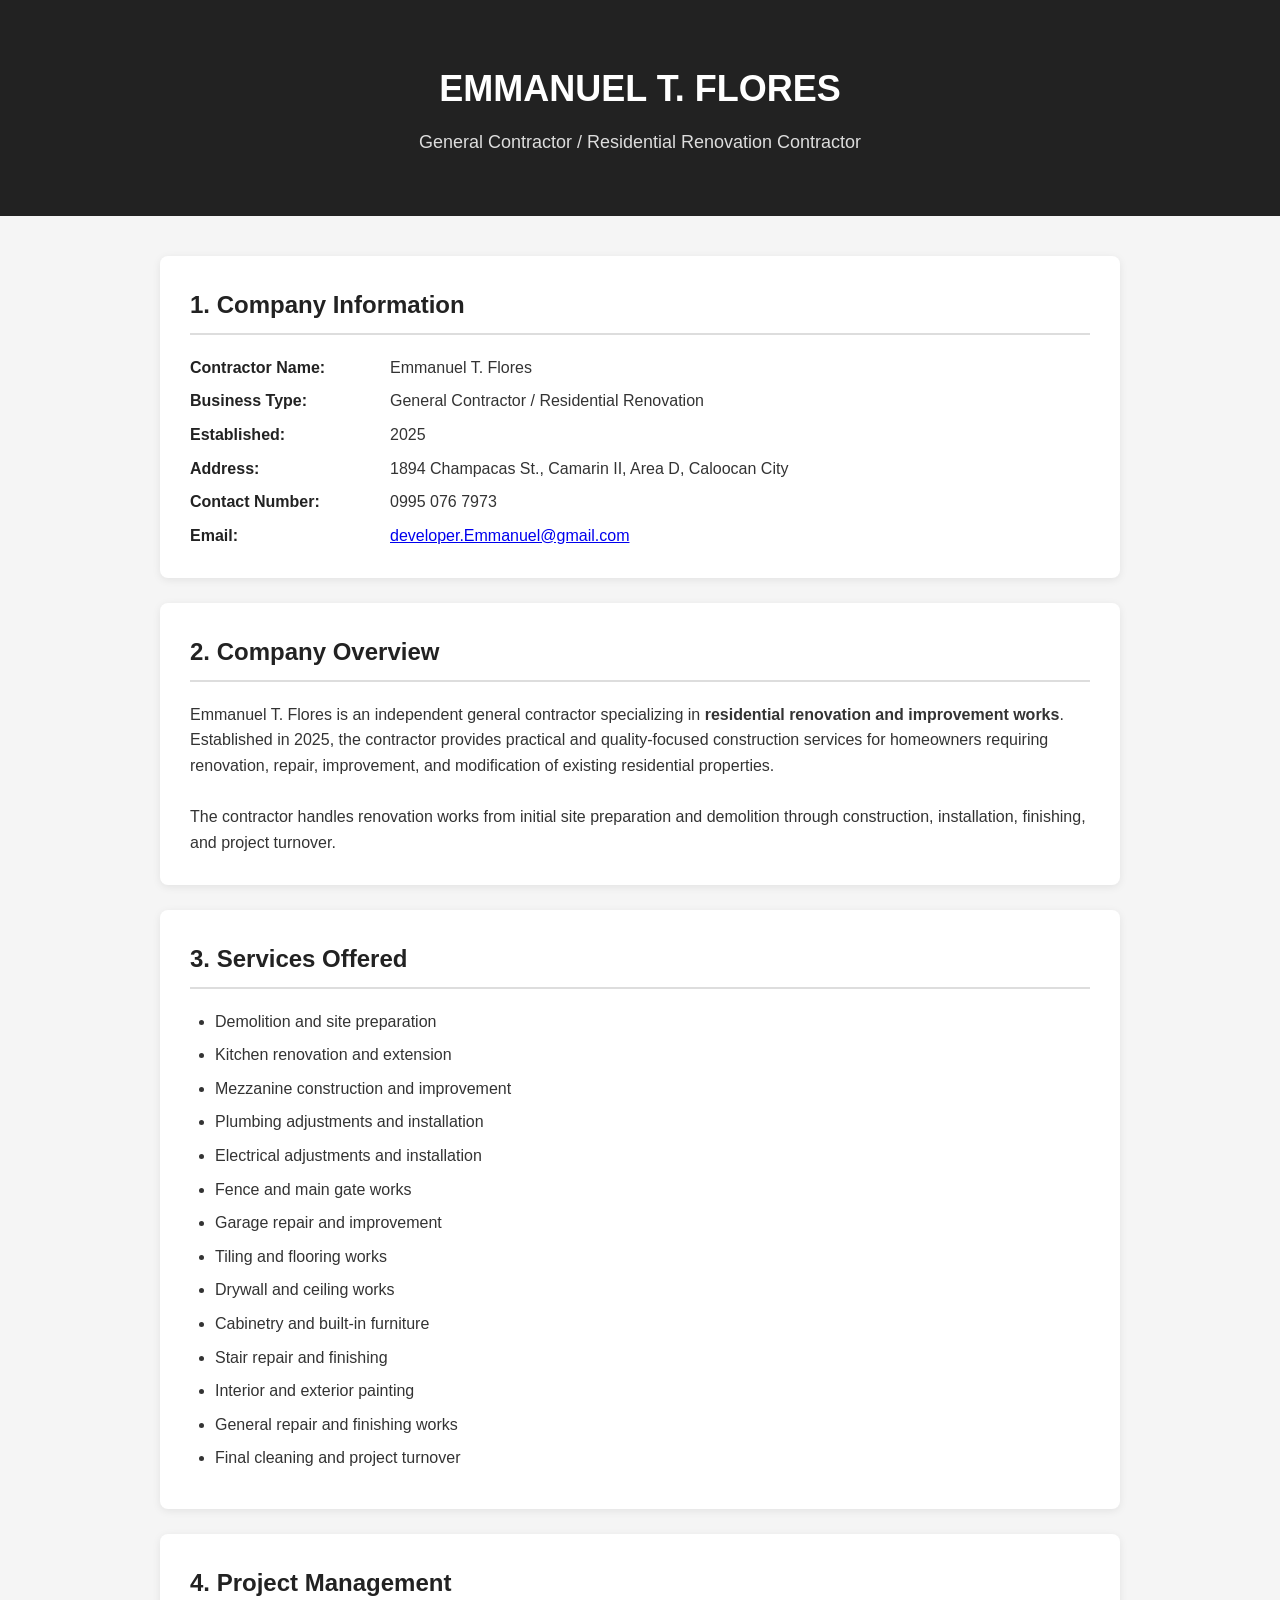
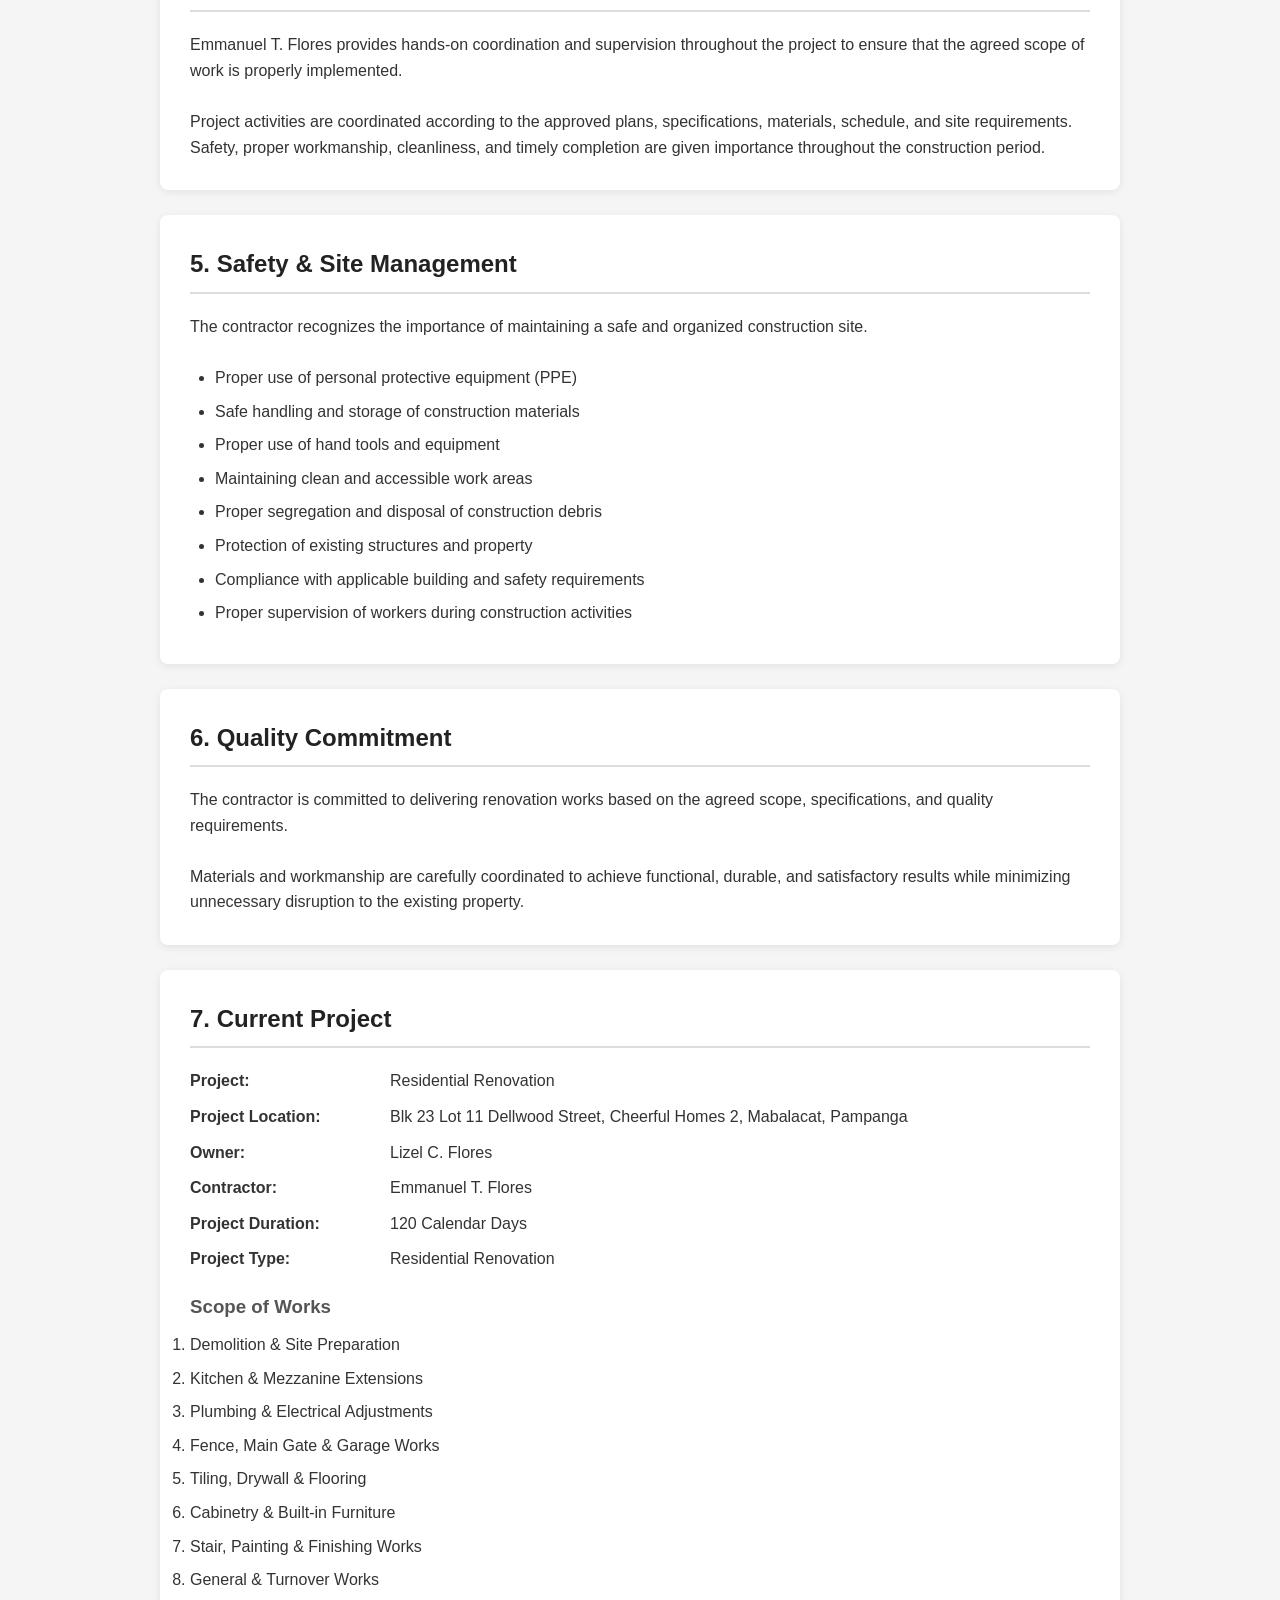
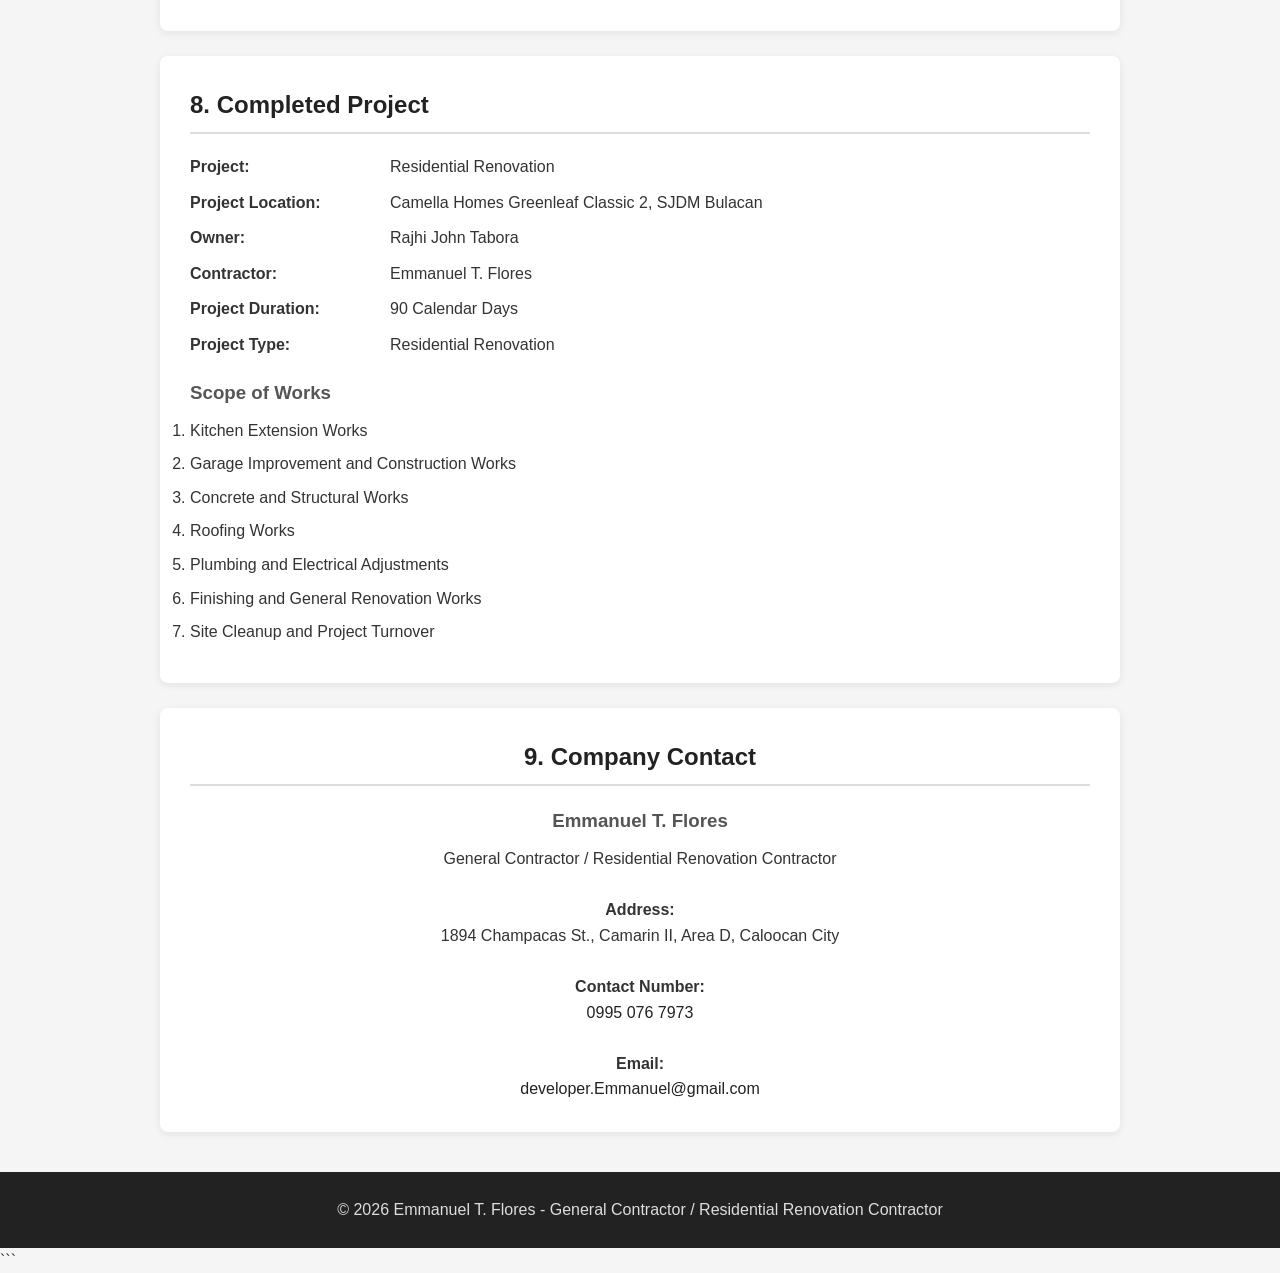
<file: index.html>
<!DOCTYPE html>
<html lang="en">
<head>
    <meta charset="UTF-8">
    <meta name="viewport" content="width=device-width, initial-scale=1.0">

    <title>Emmanuel T. Flores | General Contractor</title>

    <style>
        * {
            box-sizing: border-box;
            margin: 0;
            padding: 0;
        }

        body {
            font-family: Arial, Helvetica, sans-serif;
            background: #f5f5f5;
            color: #333;
            line-height: 1.6;
        }

        header {
            background: #222;
            color: white;
            text-align: center;
            padding: 60px 20px;
        }

        header h1 {
            font-size: 36px;
            margin-bottom: 10px;
        }

        header p {
            font-size: 18px;
            color: #ddd;
        }

        .container {
            max-width: 1000px;
            margin: 40px auto;
            padding: 0 20px;
        }

        section {
            background: white;
            padding: 30px;
            margin-bottom: 25px;
            border-radius: 8px;
            box-shadow: 0 2px 8px rgba(0,0,0,0.08);
        }

        h2 {
            font-size: 24px;
            margin-bottom: 20px;
            color: #222;
            border-bottom: 2px solid #ddd;
            padding-bottom: 8px;
        }

        h3 {
            margin-bottom: 10px;
            color: #555;
        }

        .company-info {
            display: grid;
            grid-template-columns: 180px 1fr;
            gap: 8px 20px;
        }

        .company-info strong {
            color: #222;
        }

        ul {
            padding-left: 25px;
        }

        li {
            margin-bottom: 8px;
        }

        .project-info {
            display: grid;
            grid-template-columns: 180px 1fr;
            gap: 10px 20px;
            margin-bottom: 20px;
        }

        .contact {
            text-align: center;
        }

        .contact a {
            color: #222;
            text-decoration: none;
        }

        .contact a:hover {
            text-decoration: underline;
        }

        footer {
            background: #222;
            color: #ddd;
            text-align: center;
            padding: 25px 20px;
            margin-top: 40px;
        }

        @media (max-width: 600px) {
            header h1 {
                font-size: 28px;
            }

            .company-info,
            .project-info {
                grid-template-columns: 1fr;
                gap: 3px;
            }

            section {
                padding: 22px;
            }
        }
    </style>
</head>

<body>

<header>
    <h1>EMMANUEL T. FLORES</h1>
    <p>General Contractor / Residential Renovation Contractor</p>
</header>

<div class="container">

    <!-- Company Information -->
    <section>
        <h2>1. Company Information</h2>

        <div class="company-info">
            <strong>Contractor Name:</strong>
            <span>Emmanuel T. Flores</span>

            <strong>Business Type:</strong>
            <span>General Contractor / Residential Renovation</span>

            <strong>Established:</strong>
            <span>2025</span>

            <strong>Address:</strong>
            <span>1894 Champacas St., Camarin II, Area D, Caloocan City</span>

            <strong>Contact Number:</strong>
            <span>0995 076 7973</span>

            <strong>Email:</strong>
            <span>
                <a href="mailto:developer.Emmanuel@gmail.com">
                    developer.Emmanuel@gmail.com
                </a>
            </span>
        </div>
    </section>

    <!-- Company Overview -->
    <section>
        <h2>2. Company Overview</h2>

        <p>
            Emmanuel T. Flores is an independent general contractor
            specializing in <strong>residential renovation and improvement works</strong>.
            Established in 2025, the contractor provides practical and
            quality-focused construction services for homeowners requiring
            renovation, repair, improvement, and modification of existing
            residential properties.
        </p>

        <br>

        <p>
            The contractor handles renovation works from initial site
            preparation and demolition through construction, installation,
            finishing, and project turnover.
        </p>
    </section>

    <!-- Services -->
    <section>
        <h2>3. Services Offered</h2>

        <ul>
            <li>Demolition and site preparation</li>
            <li>Kitchen renovation and extension</li>
            <li>Mezzanine construction and improvement</li>
            <li>Plumbing adjustments and installation</li>
            <li>Electrical adjustments and installation</li>
            <li>Fence and main gate works</li>
            <li>Garage repair and improvement</li>
            <li>Tiling and flooring works</li>
            <li>Drywall and ceiling works</li>
            <li>Cabinetry and built-in furniture</li>
            <li>Stair repair and finishing</li>
            <li>Interior and exterior painting</li>
            <li>General repair and finishing works</li>
            <li>Final cleaning and project turnover</li>
        </ul>
    </section>

    <!-- Project Management -->
    <section>
        <h2>4. Project Management</h2>

        <p>
            Emmanuel T. Flores provides hands-on coordination and supervision
            throughout the project to ensure that the agreed scope of work
            is properly implemented.
        </p>

        <br>

        <p>
            Project activities are coordinated according to the approved plans,
            specifications, materials, schedule, and site requirements.
            Safety, proper workmanship, cleanliness, and timely completion
            are given importance throughout the construction period.
        </p>
    </section>

    <!-- Safety -->
    <section>
        <h2>5. Safety &amp; Site Management</h2>

        <p>
            The contractor recognizes the importance of maintaining a safe
            and organized construction site.
        </p>

        <br>

        <ul>
            <li>Proper use of personal protective equipment (PPE)</li>
            <li>Safe handling and storage of construction materials</li>
            <li>Proper use of hand tools and equipment</li>
            <li>Maintaining clean and accessible work areas</li>
            <li>Proper segregation and disposal of construction debris</li>
            <li>Protection of existing structures and property</li>
            <li>Compliance with applicable building and safety requirements</li>
            <li>Proper supervision of workers during construction activities</li>
        </ul>
    </section>

    <!-- Quality -->
    <section>
        <h2>6. Quality Commitment</h2>

        <p>
            The contractor is committed to delivering renovation works based
            on the agreed scope, specifications, and quality requirements.
        </p>

        <br>

        <p>
            Materials and workmanship are carefully coordinated to achieve
            functional, durable, and satisfactory results while minimizing
            unnecessary disruption to the existing property.
        </p>
    </section>

    <!-- Current Project -->
    <section>
        <h2>7. Current Project</h2>

        <div class="project-info">

            <strong>Project:</strong>
            <span>Residential Renovation</span>

            <strong>Project Location:</strong>
            <span>
                Blk 23 Lot 11 Dellwood Street,
                Cheerful Homes 2, Mabalacat, Pampanga
            </span>

            <strong>Owner:</strong>
            <span>Lizel C. Flores</span>

            <strong>Contractor:</strong>
            <span>Emmanuel T. Flores</span>

            <strong>Project Duration:</strong>
            <span>120 Calendar Days</span>

            <strong>Project Type:</strong>
            <span>
                Residential Renovation
            </span>

        </div>

        <h3>Scope of Works</h3>

        <ol>
            <li>Demolition &amp; Site Preparation</li>
            <li>Kitchen &amp; Mezzanine Extensions</li>
            <li>Plumbing &amp; Electrical Adjustments</li>
            <li>Fence, Main Gate &amp; Garage Works</li>
            <li>Tiling, Drywall &amp; Flooring</li>
            <li>Cabinetry &amp; Built-in Furniture</li>
            <li>Stair, Painting &amp; Finishing Works</li>
            <li>General &amp; Turnover Works</li>
        </ol>
    </section>

      <!-- Current Project -->
    <section>
        <h2>8. Completed Project</h2>

        <div class="project-info">

            <strong>Project:</strong>
            <span>Residential Renovation</span>

            <strong>Project Location:</strong>
            <span>
                Camella Homes Greenleaf Classic 2, SJDM Bulacan
            </span>

            <strong>Owner:</strong>
            <span>Rajhi John Tabora</span>

            <strong>Contractor:</strong>
            <span>Emmanuel T. Flores</span>

            <strong>Project Duration:</strong>
            <span>90 Calendar Days</span>

            <strong>Project Type:</strong>
            <span>
                Residential Renovation
            </span>

        </div>

        <h3>Scope of Works</h3>

        <ol>
         <li>Kitchen Extension Works</li>
        <li>Garage Improvement and Construction Works</li>
        <li>Concrete and Structural Works</li>
        <li>Roofing Works</li>
        <li>Plumbing and Electrical Adjustments</li>
        <li>Finishing and General Renovation Works</li>
        <li>Site Cleanup and Project Turnover</li>
        </ol>
    </section>


    <!-- Contact -->
    <section class="contact">
        <h2>9. Company Contact</h2>

        <h3>Emmanuel T. Flores</h3>

        <p>General Contractor / Residential Renovation Contractor</p>

        <br>

        <p>
            <strong>Address:</strong><br>
            1894 Champacas St., Camarin II, Area D, Caloocan City
        </p>

        <br>

        <p>
            <strong>Contact Number:</strong><br>
            <a href="tel:09950767973">
                0995 076 7973
            </a>
        </p>

        <br>

        <p>
            <strong>Email:</strong><br>
            <a href="mailto:developer.Emmanuel@gmail.com">
                developer.Emmanuel@gmail.com
            </a>
        </p>
    </section>

</div>

<footer>
    <p>
        &copy; 2026 Emmanuel T. Flores -
        General Contractor / Residential Renovation Contractor
    </p>
</footer>

</body>
</html>
```
</file>
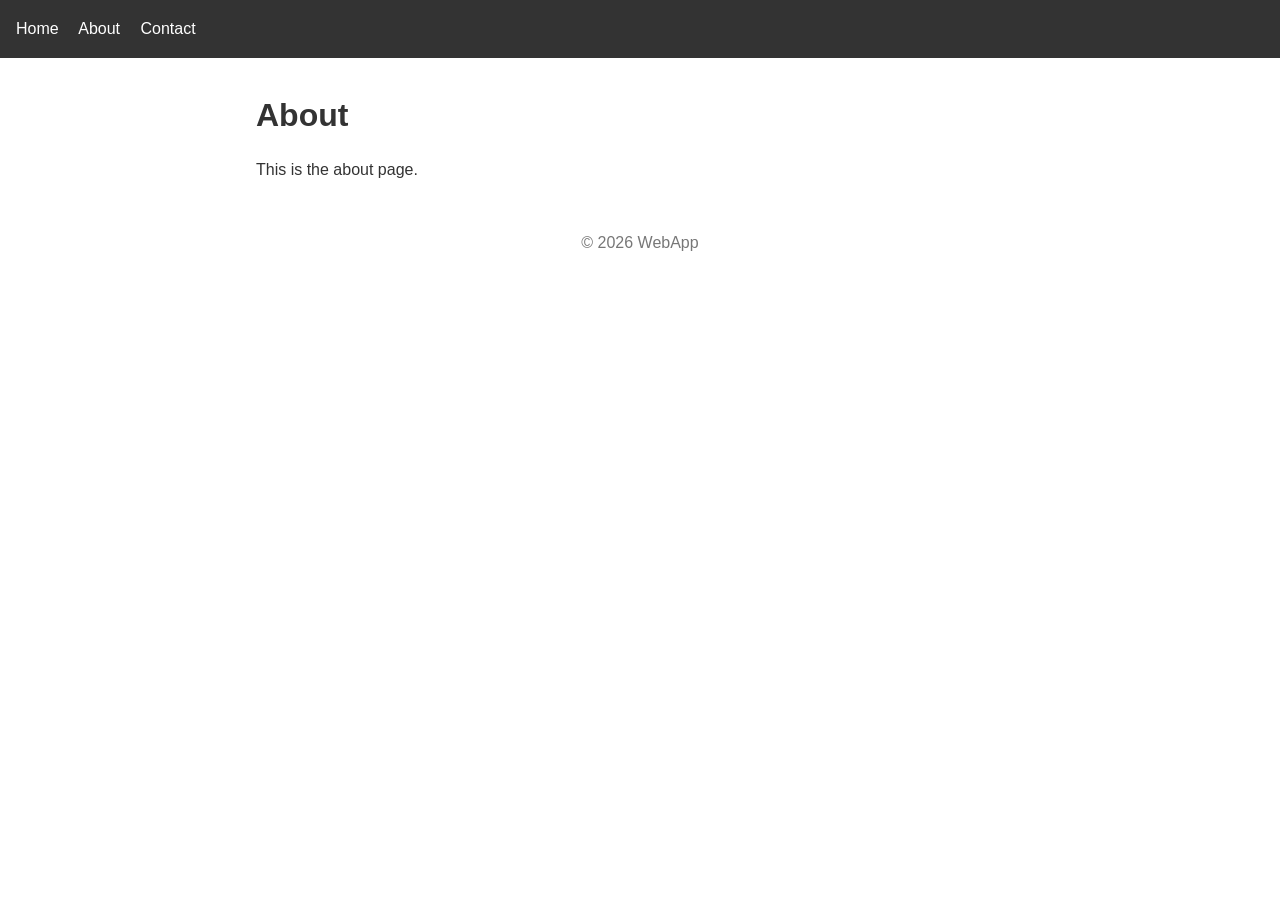
<file: about.html>
<!DOCTYPE html>
<html lang="en">
<head>
  <meta charset="UTF-8">
  <meta name="viewport" content="width=device-width, initial-scale=1.0">
  <title>About</title>
  <link rel="stylesheet" href="assets/css/style.css">
</head>
<body>
  <nav>
    <a href="index.html">Home</a>
    <a href="about.html">About</a>
    <a href="contact.html">Contact</a>
  </nav>
  <main>
    <h1>About</h1>
    <p>This is the about page.</p>
  </main>
  <footer>&copy; 2026 WebApp</footer>
  <script src="assets/js/main.js"></script>
</body>
</html>
</file>
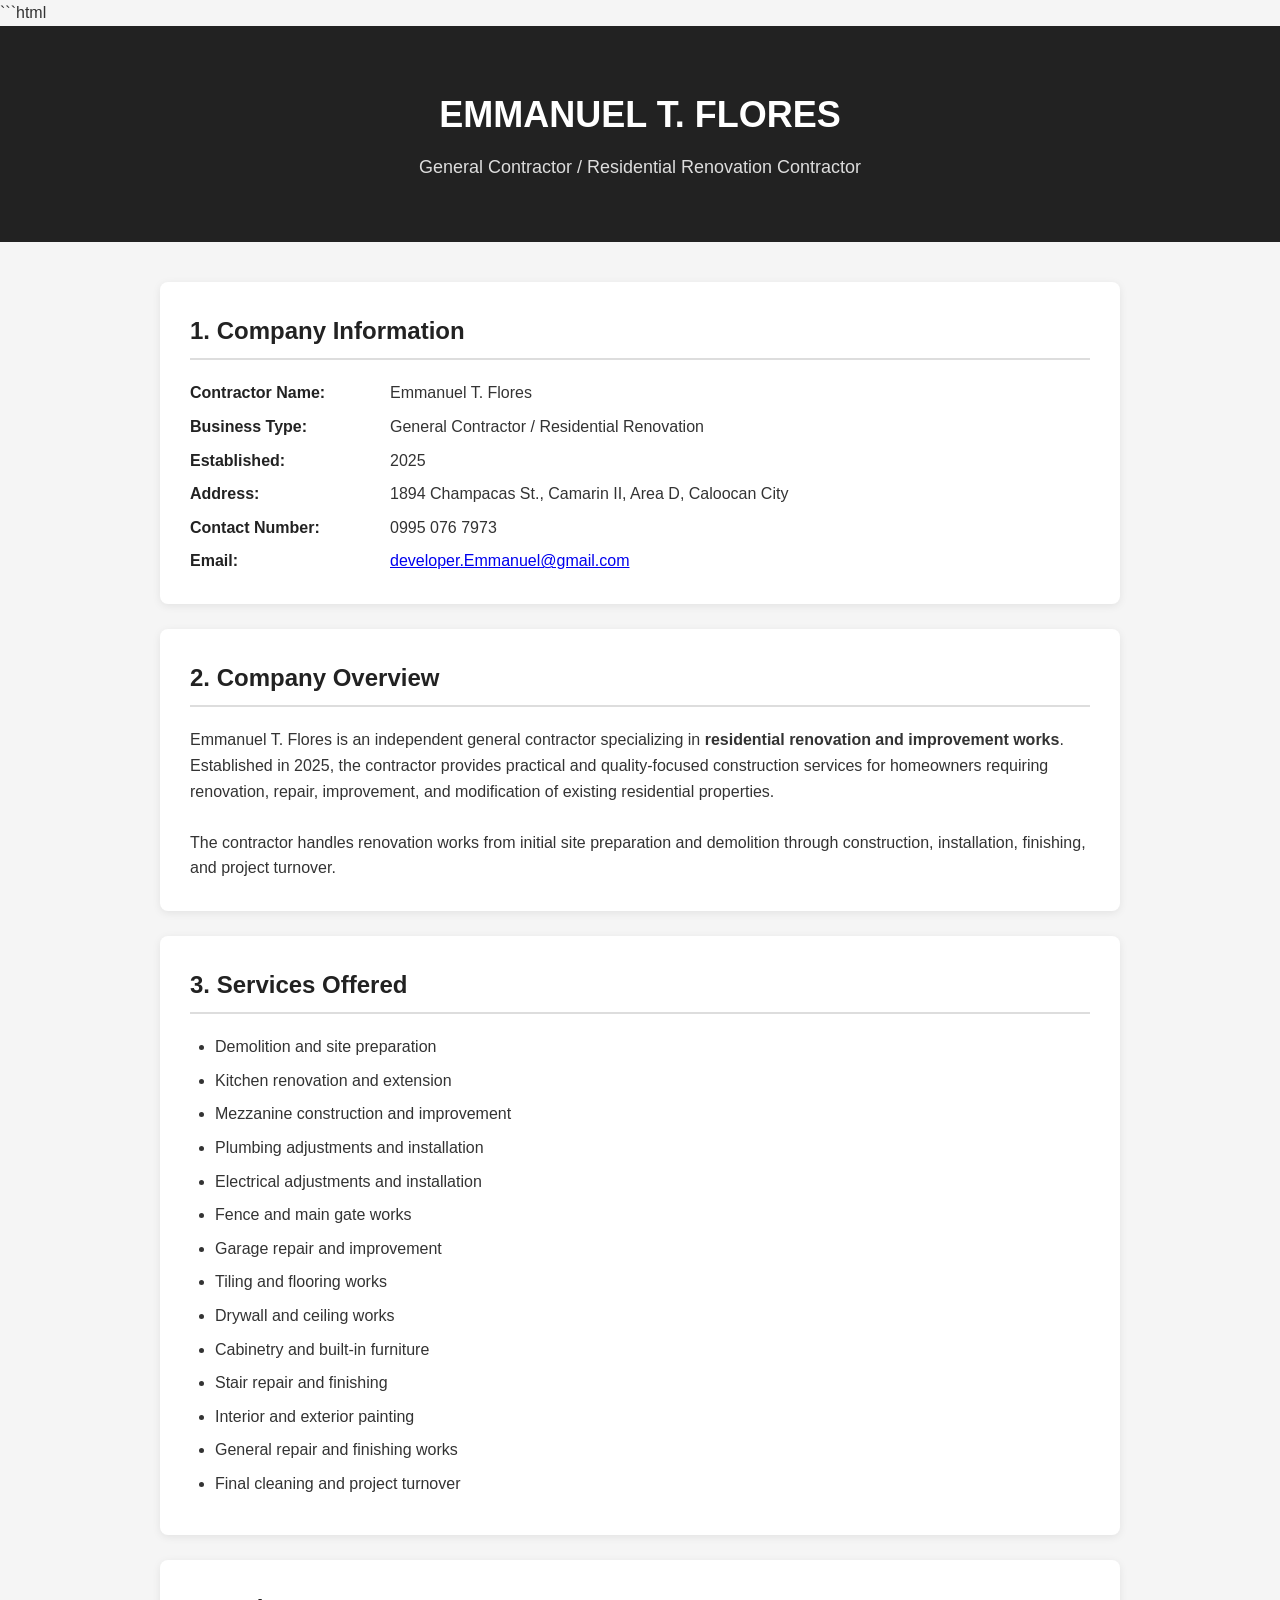
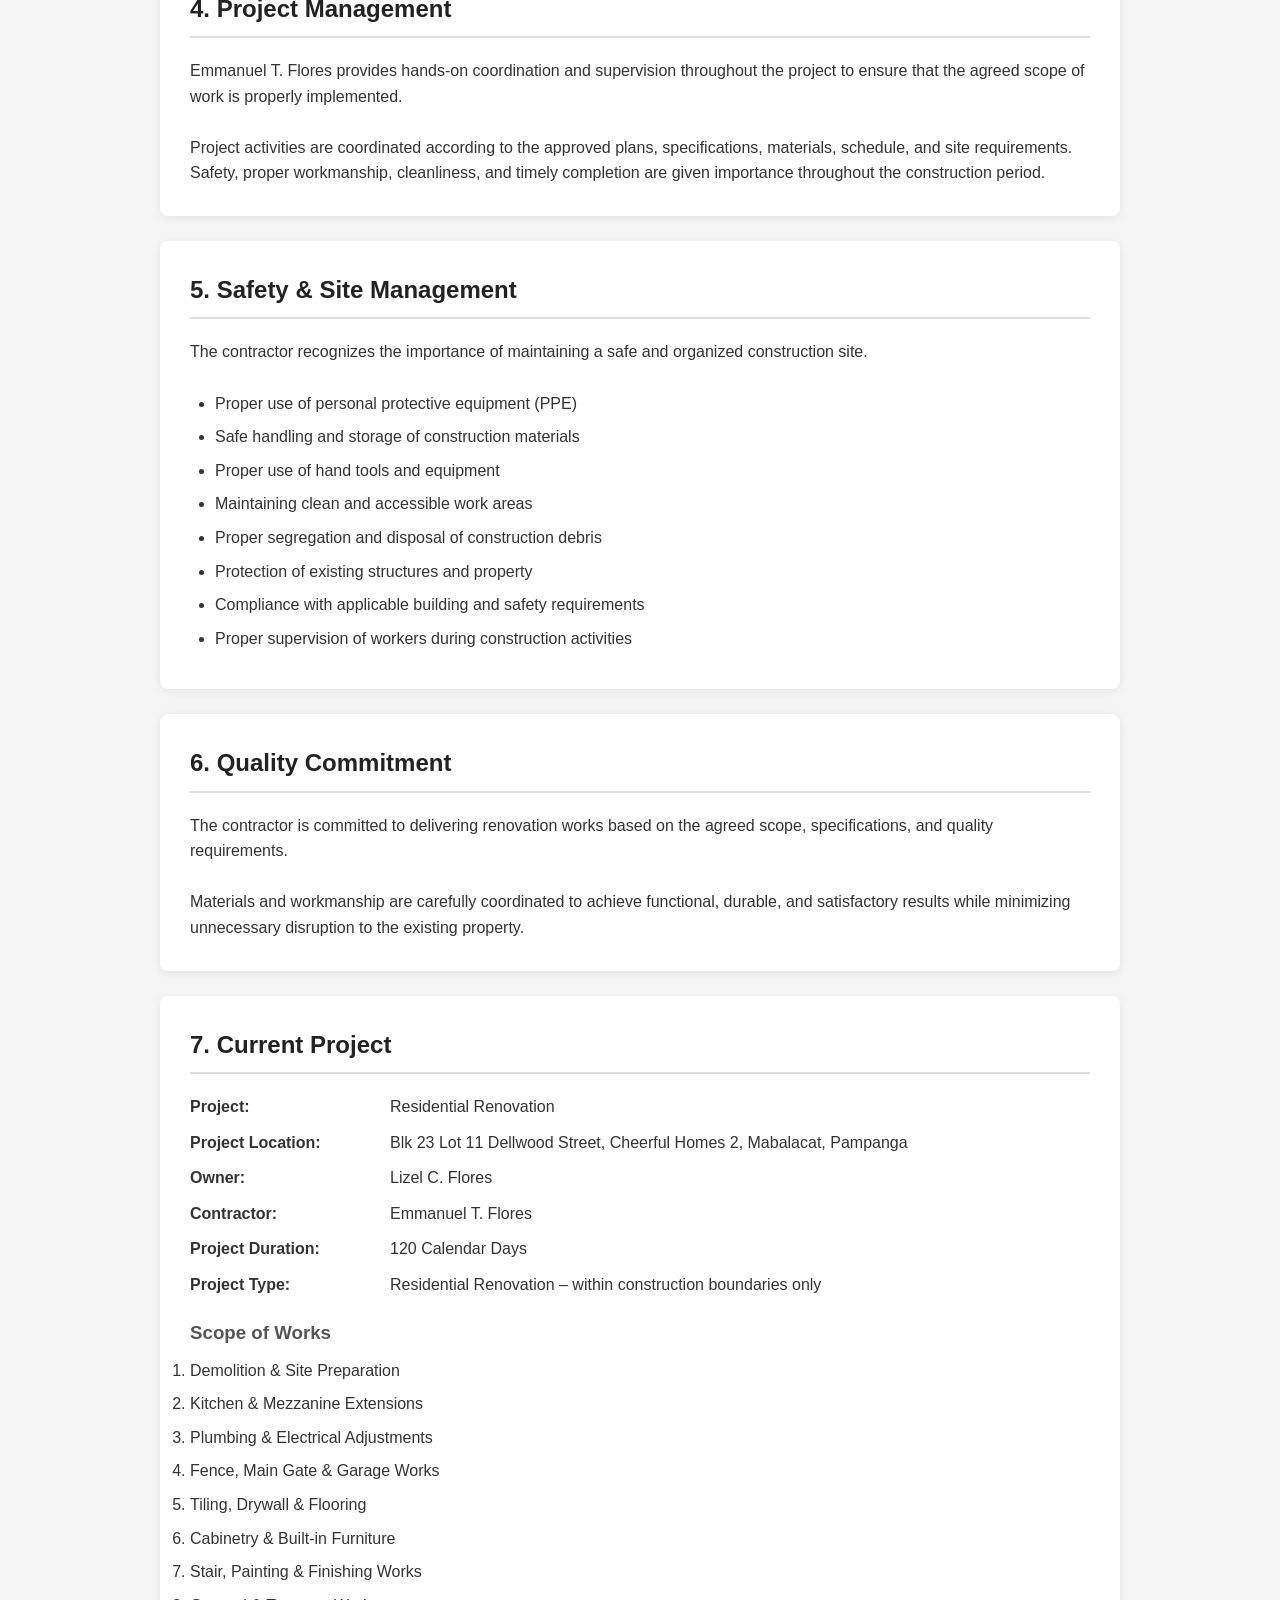
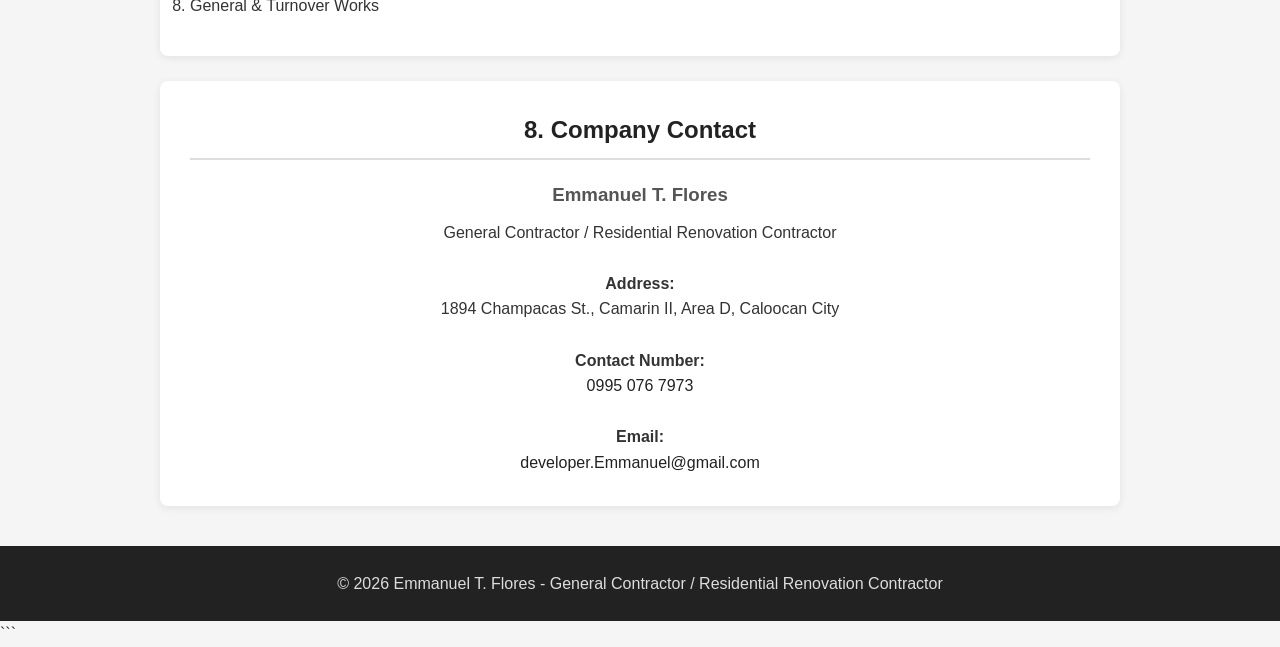
<file: company_profile.html>
```html
<!DOCTYPE html>
<html lang="en">
<head>
    <meta charset="UTF-8">
    <meta name="viewport" content="width=device-width, initial-scale=1.0">

    <title>Emmanuel T. Flores | General Contractor</title>

    <style>
        * {
            box-sizing: border-box;
            margin: 0;
            padding: 0;
        }

        body {
            font-family: Arial, Helvetica, sans-serif;
            background: #f5f5f5;
            color: #333;
            line-height: 1.6;
        }

        header {
            background: #222;
            color: white;
            text-align: center;
            padding: 60px 20px;
        }

        header h1 {
            font-size: 36px;
            margin-bottom: 10px;
        }

        header p {
            font-size: 18px;
            color: #ddd;
        }

        .container {
            max-width: 1000px;
            margin: 40px auto;
            padding: 0 20px;
        }

        section {
            background: white;
            padding: 30px;
            margin-bottom: 25px;
            border-radius: 8px;
            box-shadow: 0 2px 8px rgba(0,0,0,0.08);
        }

        h2 {
            font-size: 24px;
            margin-bottom: 20px;
            color: #222;
            border-bottom: 2px solid #ddd;
            padding-bottom: 8px;
        }

        h3 {
            margin-bottom: 10px;
            color: #555;
        }

        .company-info {
            display: grid;
            grid-template-columns: 180px 1fr;
            gap: 8px 20px;
        }

        .company-info strong {
            color: #222;
        }

        ul {
            padding-left: 25px;
        }

        li {
            margin-bottom: 8px;
        }

        .project-info {
            display: grid;
            grid-template-columns: 180px 1fr;
            gap: 10px 20px;
            margin-bottom: 20px;
        }

        .contact {
            text-align: center;
        }

        .contact a {
            color: #222;
            text-decoration: none;
        }

        .contact a:hover {
            text-decoration: underline;
        }

        footer {
            background: #222;
            color: #ddd;
            text-align: center;
            padding: 25px 20px;
            margin-top: 40px;
        }

        @media (max-width: 600px) {
            header h1 {
                font-size: 28px;
            }

            .company-info,
            .project-info {
                grid-template-columns: 1fr;
                gap: 3px;
            }

            section {
                padding: 22px;
            }
        }
    </style>
</head>

<body>

<header>
    <h1>EMMANUEL T. FLORES</h1>
    <p>General Contractor / Residential Renovation Contractor</p>
</header>

<div class="container">

    <!-- Company Information -->
    <section>
        <h2>1. Company Information</h2>

        <div class="company-info">
            <strong>Contractor Name:</strong>
            <span>Emmanuel T. Flores</span>

            <strong>Business Type:</strong>
            <span>General Contractor / Residential Renovation</span>

            <strong>Established:</strong>
            <span>2025</span>

            <strong>Address:</strong>
            <span>1894 Champacas St., Camarin II, Area D, Caloocan City</span>

            <strong>Contact Number:</strong>
            <span>0995 076 7973</span>

            <strong>Email:</strong>
            <span>
                <a href="mailto:developer.Emmanuel@gmail.com">
                    developer.Emmanuel@gmail.com
                </a>
            </span>
        </div>
    </section>

    <!-- Company Overview -->
    <section>
        <h2>2. Company Overview</h2>

        <p>
            Emmanuel T. Flores is an independent general contractor
            specializing in <strong>residential renovation and improvement works</strong>.
            Established in 2025, the contractor provides practical and
            quality-focused construction services for homeowners requiring
            renovation, repair, improvement, and modification of existing
            residential properties.
        </p>

        <br>

        <p>
            The contractor handles renovation works from initial site
            preparation and demolition through construction, installation,
            finishing, and project turnover.
        </p>
    </section>

    <!-- Services -->
    <section>
        <h2>3. Services Offered</h2>

        <ul>
            <li>Demolition and site preparation</li>
            <li>Kitchen renovation and extension</li>
            <li>Mezzanine construction and improvement</li>
            <li>Plumbing adjustments and installation</li>
            <li>Electrical adjustments and installation</li>
            <li>Fence and main gate works</li>
            <li>Garage repair and improvement</li>
            <li>Tiling and flooring works</li>
            <li>Drywall and ceiling works</li>
            <li>Cabinetry and built-in furniture</li>
            <li>Stair repair and finishing</li>
            <li>Interior and exterior painting</li>
            <li>General repair and finishing works</li>
            <li>Final cleaning and project turnover</li>
        </ul>
    </section>

    <!-- Project Management -->
    <section>
        <h2>4. Project Management</h2>

        <p>
            Emmanuel T. Flores provides hands-on coordination and supervision
            throughout the project to ensure that the agreed scope of work
            is properly implemented.
        </p>

        <br>

        <p>
            Project activities are coordinated according to the approved plans,
            specifications, materials, schedule, and site requirements.
            Safety, proper workmanship, cleanliness, and timely completion
            are given importance throughout the construction period.
        </p>
    </section>

    <!-- Safety -->
    <section>
        <h2>5. Safety &amp; Site Management</h2>

        <p>
            The contractor recognizes the importance of maintaining a safe
            and organized construction site.
        </p>

        <br>

        <ul>
            <li>Proper use of personal protective equipment (PPE)</li>
            <li>Safe handling and storage of construction materials</li>
            <li>Proper use of hand tools and equipment</li>
            <li>Maintaining clean and accessible work areas</li>
            <li>Proper segregation and disposal of construction debris</li>
            <li>Protection of existing structures and property</li>
            <li>Compliance with applicable building and safety requirements</li>
            <li>Proper supervision of workers during construction activities</li>
        </ul>
    </section>

    <!-- Quality -->
    <section>
        <h2>6. Quality Commitment</h2>

        <p>
            The contractor is committed to delivering renovation works based
            on the agreed scope, specifications, and quality requirements.
        </p>

        <br>

        <p>
            Materials and workmanship are carefully coordinated to achieve
            functional, durable, and satisfactory results while minimizing
            unnecessary disruption to the existing property.
        </p>
    </section>

    <!-- Current Project -->
    <section>
        <h2>7. Current Project</h2>

        <div class="project-info">

            <strong>Project:</strong>
            <span>Residential Renovation</span>

            <strong>Project Location:</strong>
            <span>
                Blk 23 Lot 11 Dellwood Street,
                Cheerful Homes 2, Mabalacat, Pampanga
            </span>

            <strong>Owner:</strong>
            <span>Lizel C. Flores</span>

            <strong>Contractor:</strong>
            <span>Emmanuel T. Flores</span>

            <strong>Project Duration:</strong>
            <span>120 Calendar Days</span>

            <strong>Project Type:</strong>
            <span>
                Residential Renovation – within construction boundaries only
            </span>

        </div>

        <h3>Scope of Works</h3>

        <ol>
            <li>Demolition &amp; Site Preparation</li>
            <li>Kitchen &amp; Mezzanine Extensions</li>
            <li>Plumbing &amp; Electrical Adjustments</li>
            <li>Fence, Main Gate &amp; Garage Works</li>
            <li>Tiling, Drywall &amp; Flooring</li>
            <li>Cabinetry &amp; Built-in Furniture</li>
            <li>Stair, Painting &amp; Finishing Works</li>
            <li>General &amp; Turnover Works</li>
        </ol>
    </section>

    <!-- Contact -->
    <section class="contact">
        <h2>8. Company Contact</h2>

        <h3>Emmanuel T. Flores</h3>

        <p>General Contractor / Residential Renovation Contractor</p>

        <br>

        <p>
            <strong>Address:</strong><br>
            1894 Champacas St., Camarin II, Area D, Caloocan City
        </p>

        <br>

        <p>
            <strong>Contact Number:</strong><br>
            <a href="tel:09950767973">
                0995 076 7973
            </a>
        </p>

        <br>

        <p>
            <strong>Email:</strong><br>
            <a href="mailto:developer.Emmanuel@gmail.com">
                developer.Emmanuel@gmail.com
            </a>
        </p>
    </section>

</div>

<footer>
    <p>
        &copy; 2026 Emmanuel T. Flores -
        General Contractor / Residential Renovation Contractor
    </p>
</footer>

</body>
</html>
```
</file>
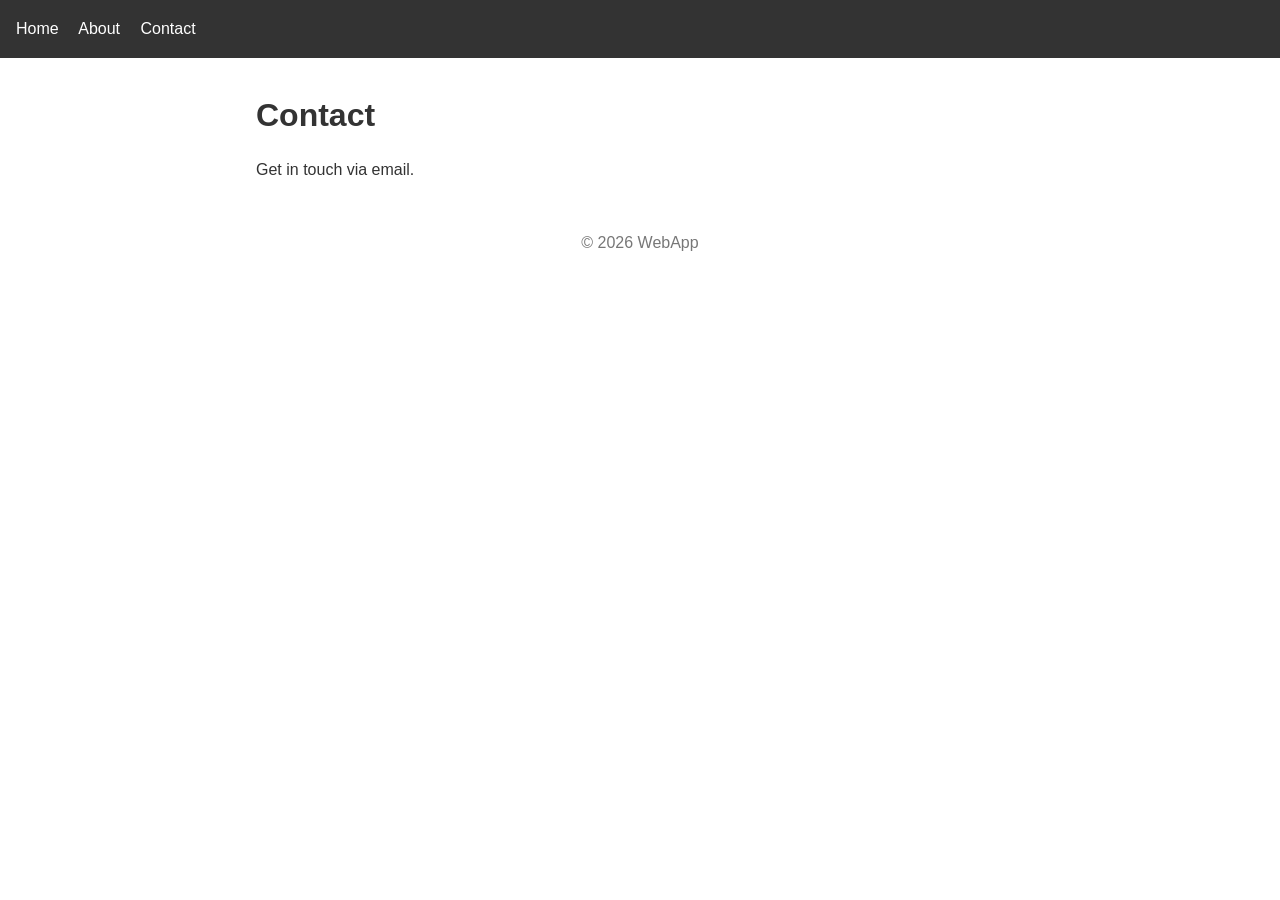
<file: contact.html>
<!DOCTYPE html>
<html lang="en">
<head>
  <meta charset="UTF-8">
  <meta name="viewport" content="width=device-width, initial-scale=1.0">
  <title>Contact</title>
  <link rel="stylesheet" href="assets/css/style.css">
</head>
<body>
  <nav>
    <a href="index.html">Home</a>
    <a href="about.html">About</a>
    <a href="contact.html">Contact</a>
  </nav>
  <main>
    <h1>Contact</h1>
    <p>Get in touch via email.</p>
  </main>
  <footer>&copy; 2026 WebApp</footer>
  <script src="assets/js/main.js"></script>
</body>
</html>
</file>
<file: assets/css/style.css>
* { margin: 0; padding: 0; box-sizing: border-box; }
body { font-family: Arial, sans-serif; line-height: 1.6; color: #333; }
nav { background: #333; color: #fff; padding: 1rem; }
nav a { color: #fff; text-decoration: none; margin-right: 1rem; }
nav a:hover { text-decoration: underline; }
main { max-width: 800px; margin: 2rem auto; padding: 0 1rem; }
h1 { margin-bottom: 1rem; }
p { margin-bottom: 0.5rem; }
footer { text-align: center; padding: 1rem; color: #777; margin-top: 2rem; }
</file>
